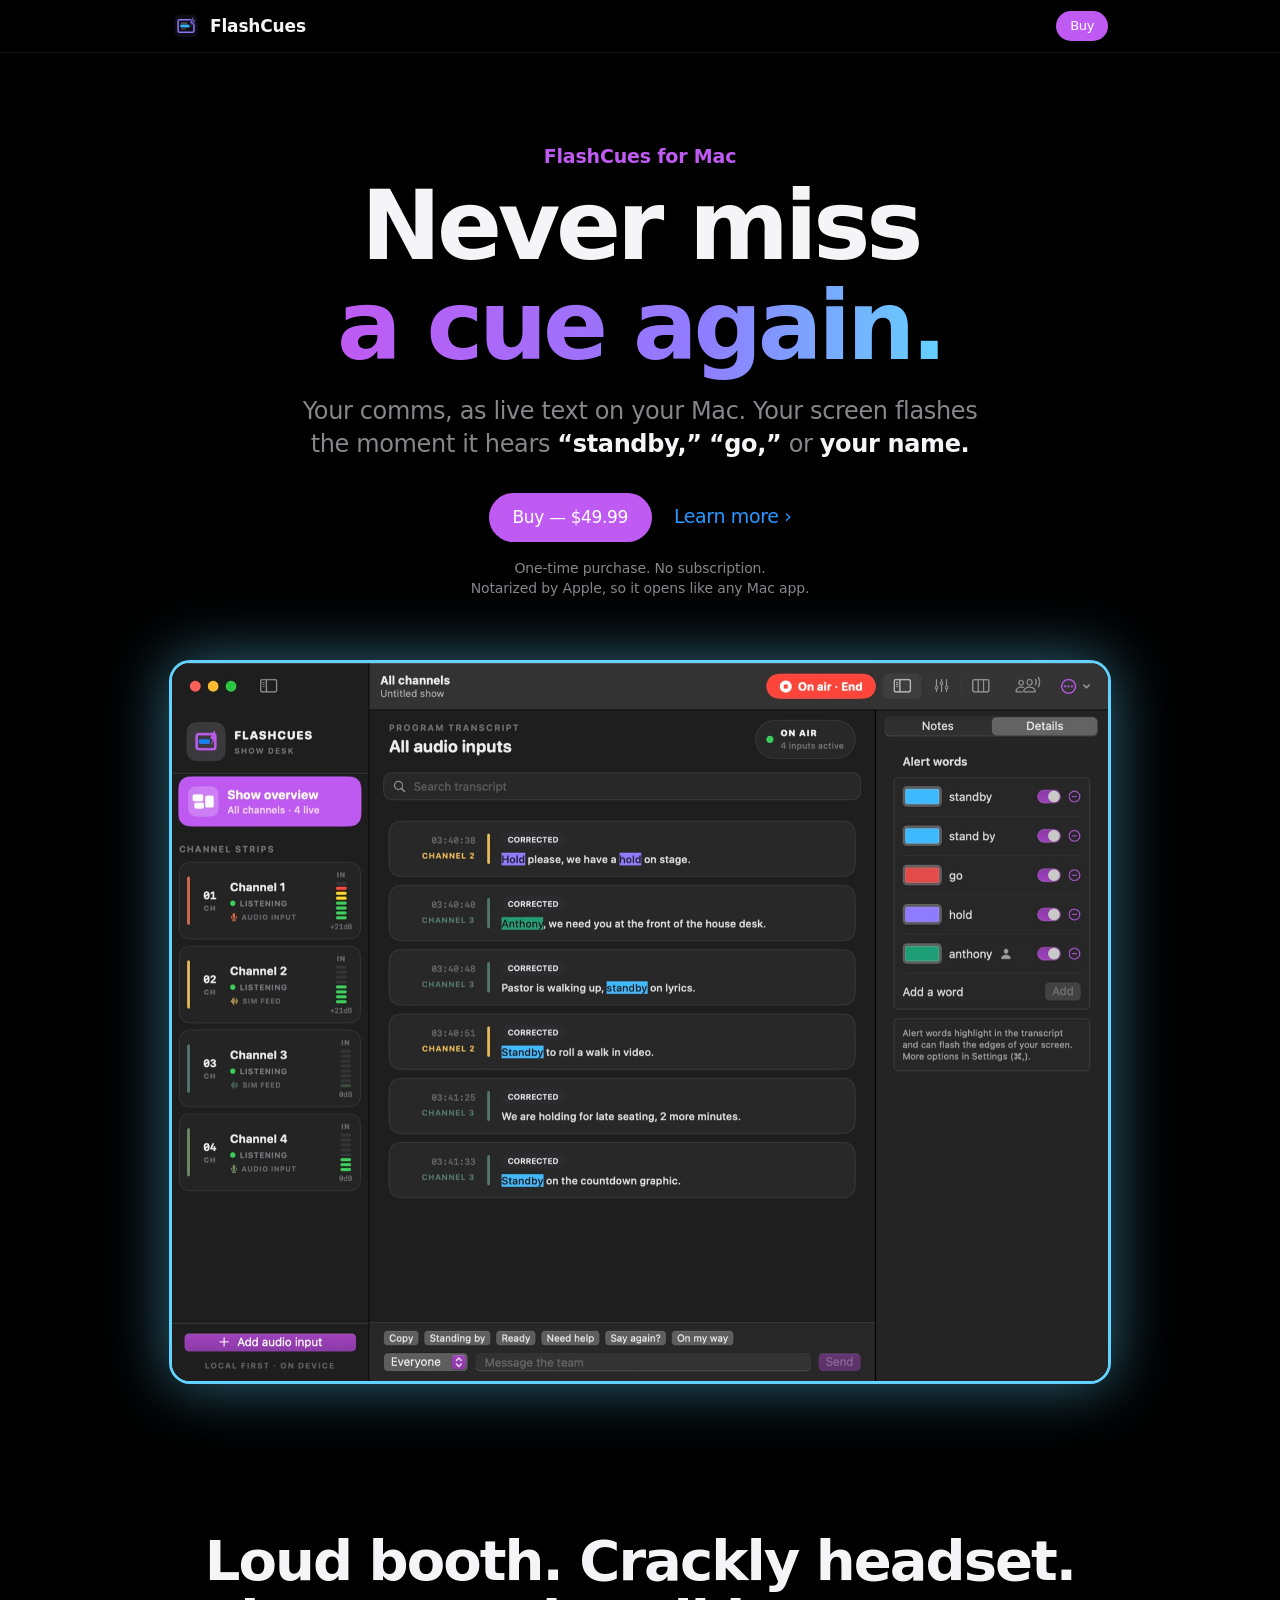
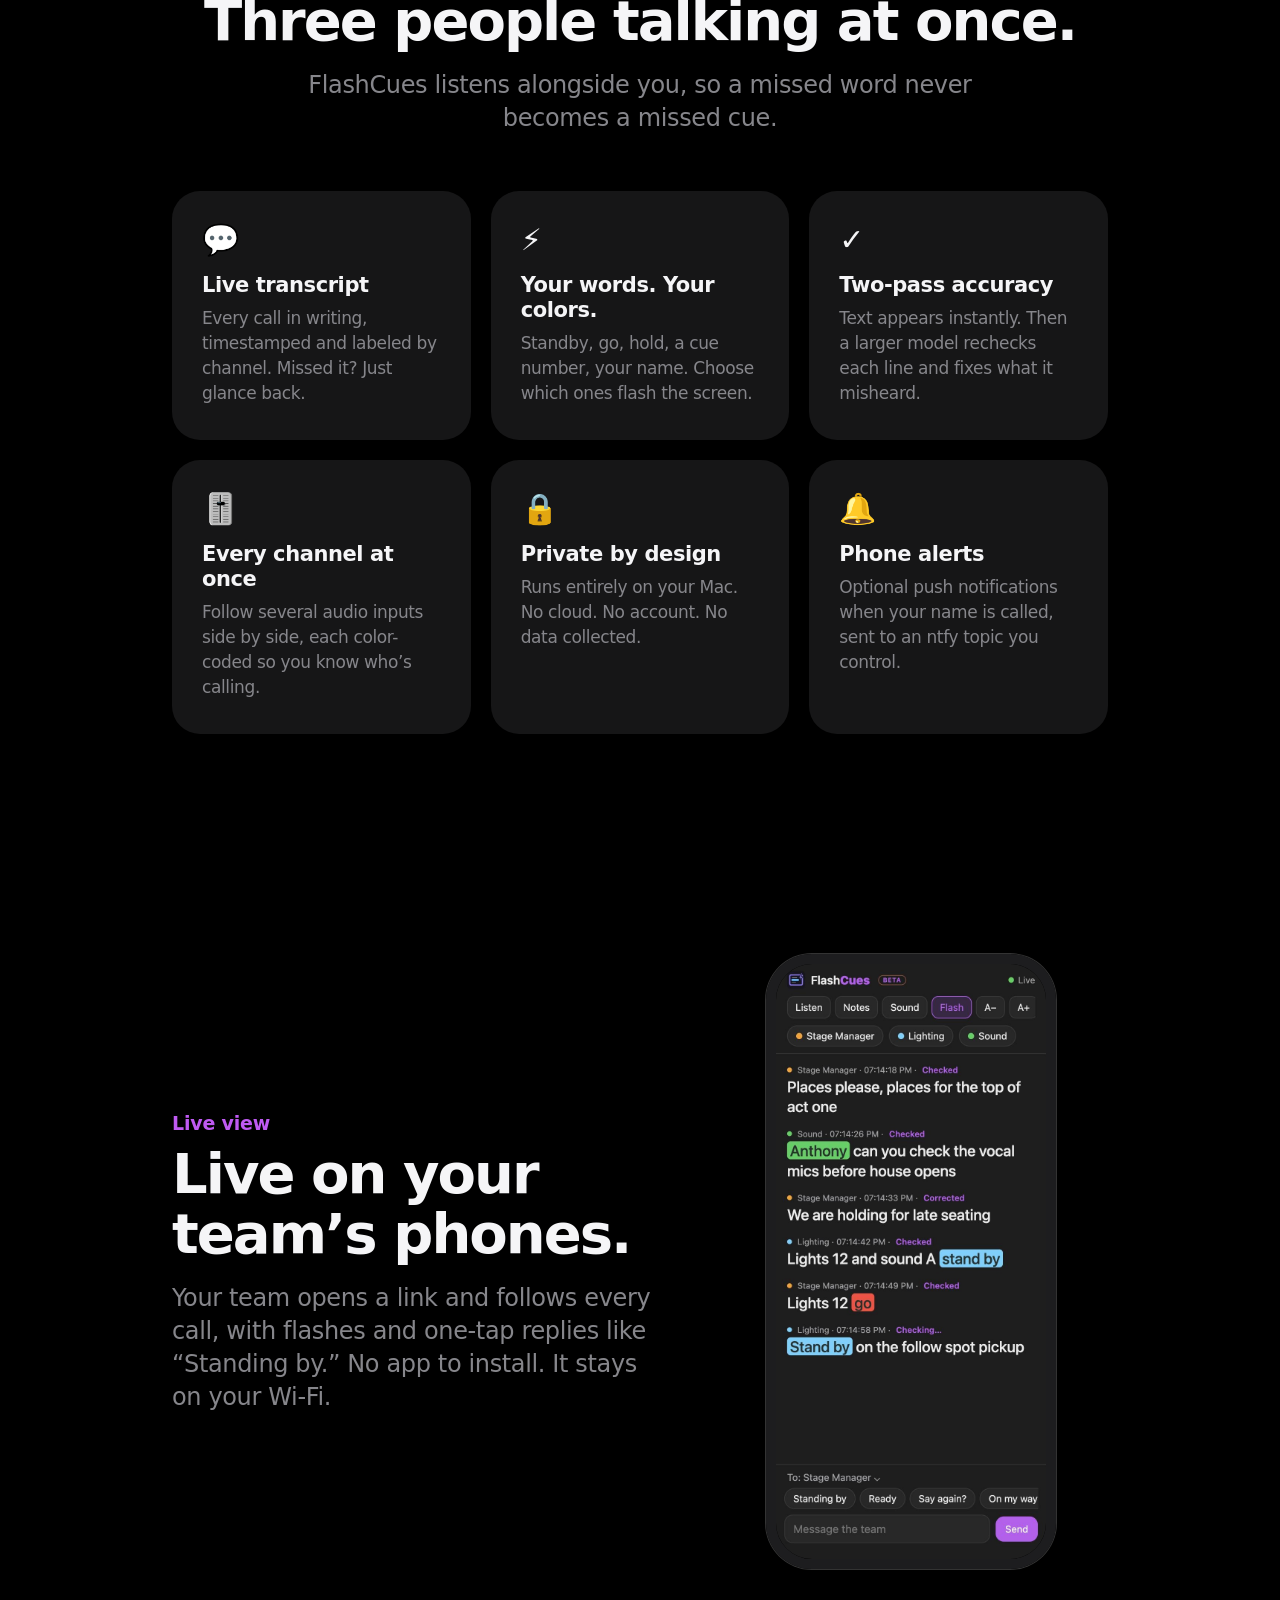
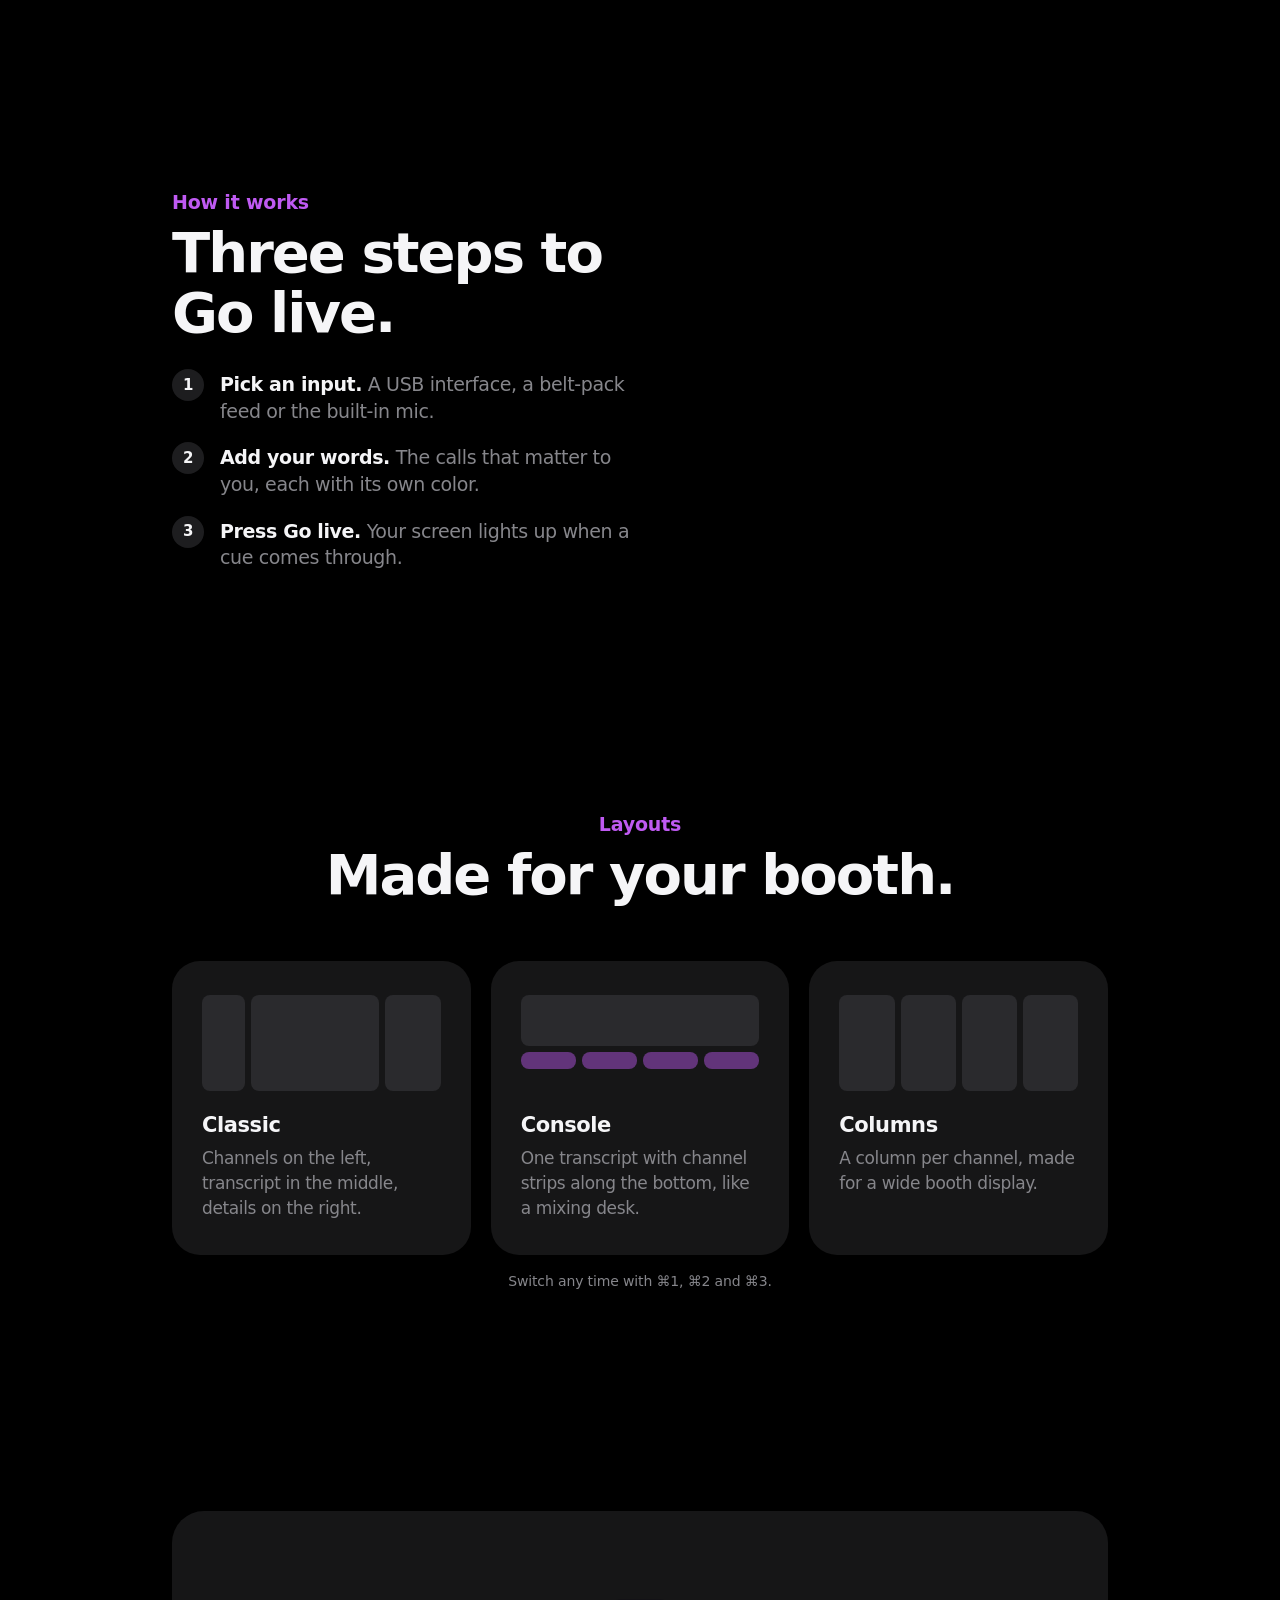
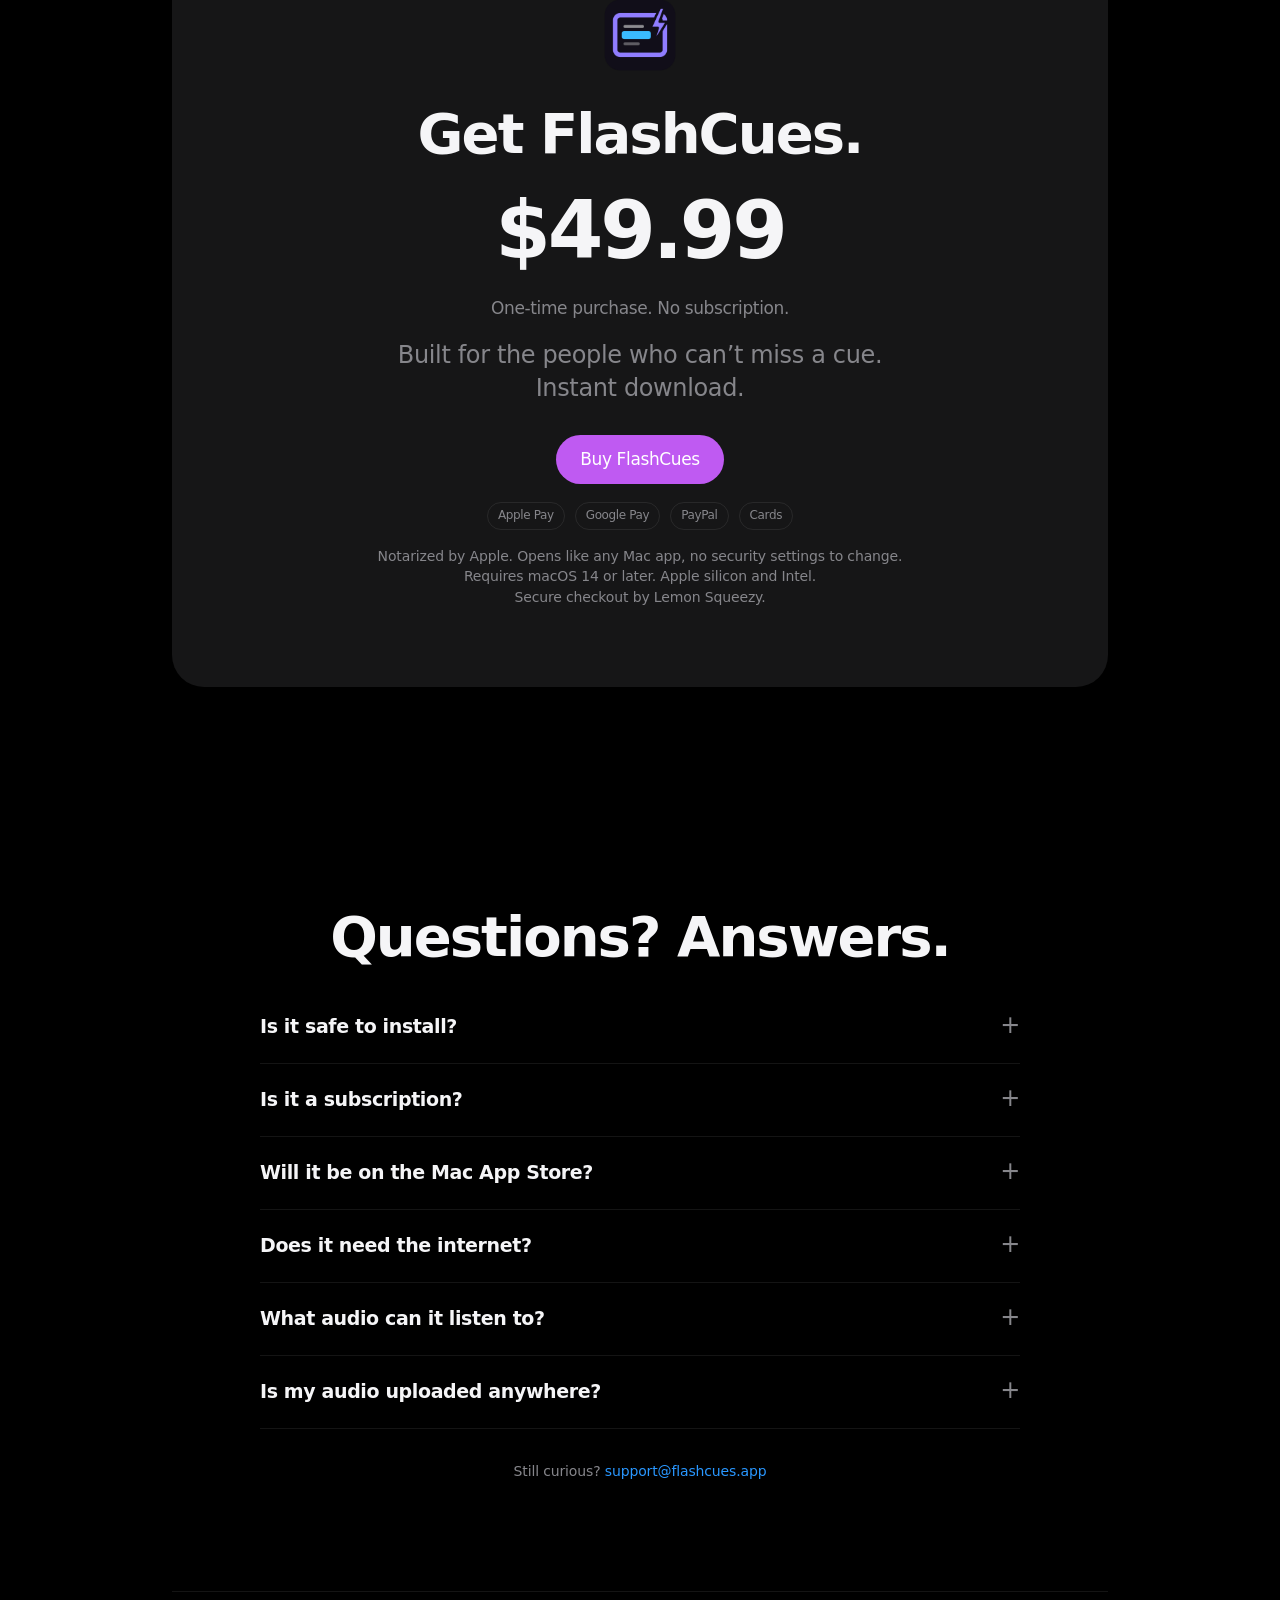
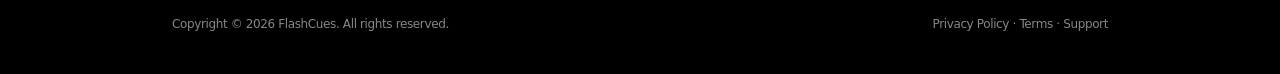
<file: index.html>
<!doctype html>
<html lang="en"><head>
<meta charset="utf-8"><meta name="viewport" content="width=device-width,initial-scale=1,viewport-fit=cover">
<title>FlashCues — never miss a cue</title>
<meta name="description" content="Never miss a cue again. FlashCues turns your comms into live text on your Mac and flashes your screen on standby, go, or your name. 100% on-device.">
<meta property="og:title" content="FlashCues — never miss a cue"><meta property="og:image" content="https://flashcues.app/img/app-4.jpg">
<meta property="og:url" content="https://flashcues.app/"><meta property="og:type" content="website"><meta property="og:description" content="Your comms, as live text on your Mac. Your screen flashes on standby, go, or your name."><meta name="twitter:card" content="summary_large_image">
<meta name="theme-color" content="#000000">
<link rel="canonical" href="https://flashcues.app/">
<link rel="icon" href="img/icon.png"><link rel="apple-touch-icon" href="img/icon.png"><link rel="stylesheet" href="style.css">
</head><body>
<div class="navbar"><div class="wrap"><nav>
  <a class="brand" href="./"><img src="img/icon.png" alt="">FlashCues</a>
  <a class="btn small" href="https://flashcues.lemonsqueezy.com/checkout/buy/283da37f-2492-429d-bc5d-db38ba377816">Buy</a>
</nav></div></div>

<div class="wrap">
<section class="hero">
  <div class="eyebrow">FlashCues for Mac</div>
  <h1>Never miss<br><em>a cue again.</em></h1>
  <p class="sub">Your comms, as live text on your Mac. Your screen flashes the moment it hears <b>“standby,”</b> <b>“go,”</b> or <b>your name.</b></p>
  <div class="ctas">
    <a class="btn" href="https://flashcues.lemonsqueezy.com/checkout/buy/283da37f-2492-429d-bc5d-db38ba377816">Buy — $49.99</a>
    <a class="more" href="#features">Learn more</a>
  </div>
  <p class="note">One-time purchase. No subscription.<br>Notarized by Apple, so it opens like any Mac app.</p>
  <img class="shot flash" src="img/app-4.jpg" alt="FlashCues show desk with live transcript and alert words">
</section>

<section class="center" id="features">
  <h2>Loud booth. Crackly headset.<br>Three people talking at once.</h2>
  <p class="sub">FlashCues listens alongside you, so a missed word never becomes a missed cue.</p>
  <div class="grid" style="text-align:left">
    <div class="card"><span class="ico">💬</span><h3>Live transcript</h3><p>Every call in writing, timestamped and labeled by channel. Missed it? Just glance back.</p></div>
    <div class="card"><span class="ico">⚡️</span><h3>Your words. Your colors.</h3><p>Standby, go, hold, a cue number, your name. Choose which ones flash the screen.</p></div>
    <div class="card"><span class="ico">✓</span><h3>Two-pass accuracy</h3><p>Text appears instantly. Then a larger model rechecks each line and fixes what it misheard.</p></div>
    <div class="card"><span class="ico">🎚️</span><h3>Every channel at once</h3><p>Follow several audio inputs side by side, each color-coded so you know who’s calling.</p></div>
    <div class="card"><span class="ico">🔒</span><h3>Private by design</h3><p>Runs entirely on your Mac. No cloud. No account. No data collected.</p></div>
    <div class="card"><span class="ico">🔔</span><h3>Phone alerts</h3><p>Optional push notifications when your name is called, sent to an ntfy topic you control.</p></div>
  </div>
</section>

<section class="split">
  <div><div class="eyebrow">Live view</div><h2>Live on your team’s phones.</h2>
  <p class="sub">Your team opens a link and follows every call, with flashes and one-tap replies like “Standing by.” No app to install. It stays on your Wi-Fi.</p></div>
  <img class="phone" src="img/phone.jpg" alt="FlashCues live view on a phone">
</section>

<section class="split">
  <div><div class="eyebrow">How it works</div><h2>Three steps to Go live.</h2>
  <ol class="steps">
    <li><span><strong>Pick an input.</strong> A USB interface, a belt-pack feed or the built-in mic.</span></li>
    <li><span><strong>Add your words.</strong> The calls that matter to you, each with its own color.</span></li>
    <li><span><strong>Press Go live.</strong> Your screen lights up when a cue comes through.</span></li>
  </ol></div>
  <video src="img/reel.mp4" autoplay muted loop playsinline></video>
</section>

<section class="center">
  <div class="eyebrow">Layouts</div><h2>Made for your booth.</h2>
  <div class="grid" style="text-align:left">
    <div class="card"><div class="lay"><i style="flex:1"></i><i style="flex:3"></i><i style="flex:1.3"></i></div><h3>Classic</h3><p>Channels on the left, transcript in the middle, details on the right.</p></div>
    <div class="card"><div class="lay col"><i style="flex:3"></i><div class="lay row"><i></i><i></i><i></i><i></i></div></div><h3>Console</h3><p>One transcript with channel strips along the bottom, like a mixing desk.</p></div>
    <div class="card"><div class="lay"><i></i><i></i><i></i><i></i></div><h3>Columns</h3><p>A column per channel, made for a wide booth display.</p></div>
  </div>
  <p class="note">Switch any time with ⌘1, ⌘2 and ⌘3.</p>
</section>

<section id="buy">
  <div class="band">
    <img src="img/icon.png" alt="" style="width:88px;height:88px">
    <h2 style="margin-top:18px">Get FlashCues.</h2>
    <div class="price">$49.99</div>
    <p class="deal">One-time purchase. No subscription.</p>
    <p class="sub">Built for the people who can’t miss a cue.<br>Instant download.</p>
    <p style="margin-top:30px"><a class="btn" href="https://flashcues.lemonsqueezy.com/checkout/buy/283da37f-2492-429d-bc5d-db38ba377816">Buy FlashCues</a></p>
    <div class="pay"><span>Apple Pay</span><span>Google Pay</span><span>PayPal</span><span>Cards</span></div>
    <p class="note">Notarized by Apple. Opens like any Mac app, no security settings to change.<br>Requires macOS 14 or later. Apple silicon and Intel.<br>Secure checkout by Lemon Squeezy.</p>
  </div>
</section>

<section class="faq">
  <h2 style="text-align:center;margin-bottom:24px">Questions? Answers.</h2>
  <details><summary>Is it safe to install?</summary><p>Yes. FlashCues is signed with an Apple Developer ID and notarized by Apple, which means Apple checked it for malicious software. It opens like any other Mac app. There’s no trip to System Settings › Privacy &amp; Security and nothing to override.</p></details>
  <details><summary>Is it a subscription?</summary><p>No. You pay once and FlashCues is yours. No account, no monthly fee.</p></details>
  <details><summary>Will it be on the Mac App Store?</summary><p>Yes, it’s coming soon.</p></details>
  <details><summary>Does it need the internet?</summary><p>Only once, to download the speech model (about 700 MB) after you agree. After that it works completely offline.</p></details>
  <details><summary>What audio can it listen to?</summary><p>Any input your Mac can see: a USB audio interface, a comms belt-pack feed, or the built-in mic.</p></details>
  <details><summary>Is my audio uploaded anywhere?</summary><p>No. Audio is processed on your Mac and transcripts are saved only on your Mac. See the <a href="privacy.html">privacy policy</a>.</p></details>
  <p class="note" style="text-align:center;margin-top:32px">Still curious? <a href="mailto:support@flashcues.app">support@flashcues.app</a></p>
</section>

<footer><span>Copyright © 2026 FlashCues. All rights reserved.</span><span><a href="privacy.html">Privacy Policy</a> · <a href="terms.html">Terms</a> · <a href="mailto:support@flashcues.app">Support</a></span></footer>
</div>
<!-- Cloudflare Web Analytics --><script defer src='https://static.cloudflareinsights.com/beacon.min.js' data-cf-beacon='{"token": "029d65eed8154490b3f3a2a66fe0e23c"}'></script><!-- End Cloudflare Web Analytics -->
<script src="track.js" defer></script>
</body></html>
</file>
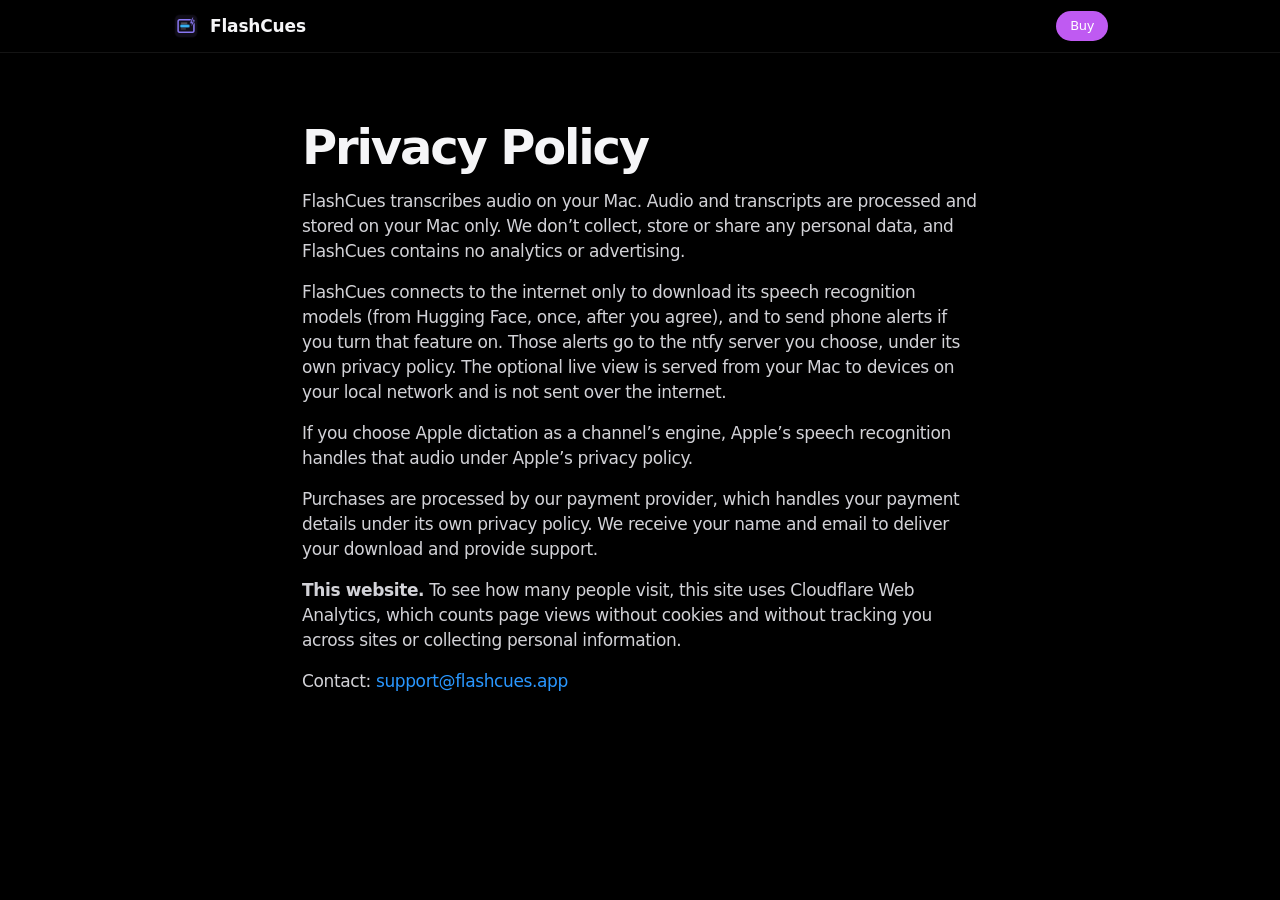
<file: privacy.html>
<!doctype html>
<html lang="en"><head><meta charset="utf-8"><meta name="viewport" content="width=device-width,initial-scale=1">
<title>FlashCues — Privacy Policy</title><link rel="canonical" href="https://flashcues.app/privacy.html">
<link rel="icon" href="img/icon.png"><link rel="stylesheet" href="style.css"></head><body>
<div class="navbar"><div class="wrap"><nav><a class="brand" href="./"><img src="img/icon.png" alt="">FlashCues</a><a class="btn small" href="https://flashcues.lemonsqueezy.com/checkout/buy/283da37f-2492-429d-bc5d-db38ba377816">Buy</a></nav></div></div>
<main class="wrap doc"><h1>Privacy Policy</h1>
<p>FlashCues transcribes audio on your Mac. Audio and transcripts are processed and stored on your Mac only. We don’t collect, store or share any personal data, and FlashCues contains no analytics or advertising.</p>
<p>FlashCues connects to the internet only to download its speech recognition models (from Hugging Face, once, after you agree), and to send phone alerts if you turn that feature on. Those alerts go to the ntfy server you choose, under its own privacy policy. The optional live view is served from your Mac to devices on your local network and is not sent over the internet.</p>
<p>If you choose Apple dictation as a channel’s engine, Apple’s speech recognition handles that audio under Apple’s privacy policy.</p>
<p>Purchases are processed by our payment provider, which handles your payment details under its own privacy policy. We receive your name and email to deliver your download and provide support.</p>
<p><strong>This website.</strong> To see how many people visit, this site uses Cloudflare Web Analytics, which counts page views without cookies and without tracking you across sites or collecting personal information.</p>
<p>Contact: <a href="mailto:support@flashcues.app">support@flashcues.app</a></p>
</main><!-- Cloudflare Web Analytics --><script defer src='https://static.cloudflareinsights.com/beacon.min.js' data-cf-beacon='{"token": "029d65eed8154490b3f3a2a66fe0e23c"}'></script><!-- End Cloudflare Web Analytics -->
</body></html>
</file>
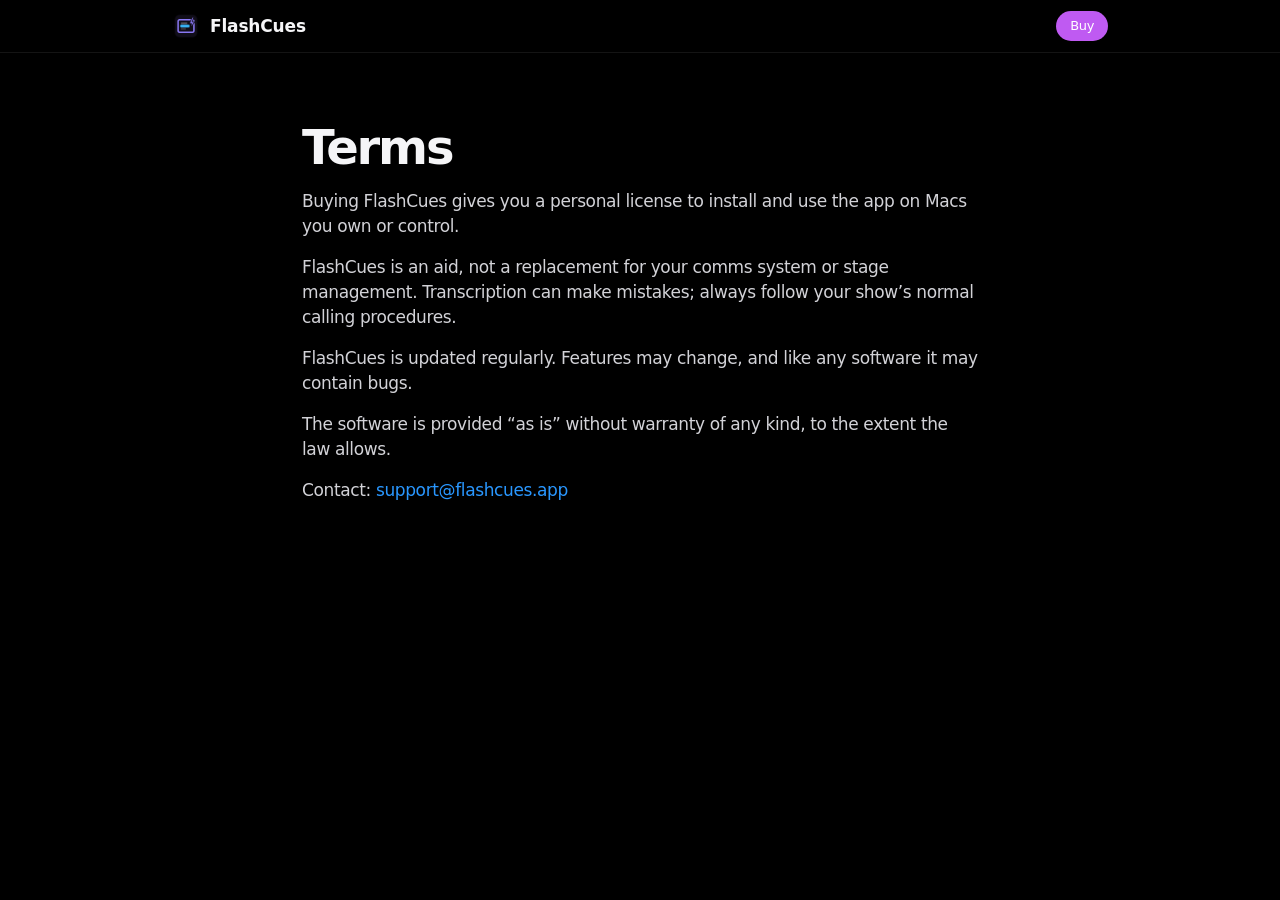
<file: terms.html>
<!doctype html>
<html lang="en"><head><meta charset="utf-8"><meta name="viewport" content="width=device-width,initial-scale=1">
<title>FlashCues — Terms</title><link rel="canonical" href="https://flashcues.app/terms.html">
<link rel="icon" href="img/icon.png"><link rel="stylesheet" href="style.css"></head><body>
<div class="navbar"><div class="wrap"><nav><a class="brand" href="./"><img src="img/icon.png" alt="">FlashCues</a><a class="btn small" href="https://flashcues.lemonsqueezy.com/checkout/buy/283da37f-2492-429d-bc5d-db38ba377816">Buy</a></nav></div></div>
<main class="wrap doc"><h1>Terms</h1>
<p>Buying FlashCues gives you a personal license to install and use the app on Macs you own or control.</p>
<p>FlashCues is an aid, not a replacement for your comms system or stage management. Transcription can make mistakes; always follow your show’s normal calling procedures.</p>
<p>FlashCues is updated regularly. Features may change, and like any software it may contain bugs.</p>
<p>The software is provided “as is” without warranty of any kind, to the extent the law allows.</p>
<p>Contact: <a href="mailto:support@flashcues.app">support@flashcues.app</a></p>
</main><!-- Cloudflare Web Analytics --><script defer src='https://static.cloudflareinsights.com/beacon.min.js' data-cf-beacon='{"token": "029d65eed8154490b3f3a2a66fe0e23c"}'></script><!-- End Cloudflare Web Analytics -->
</body></html>
</file>
<file: style.css>
:root{--bg:#000;--panel:#161617;--panel2:#1d1d1f;--line:rgba(255,255,255,.08);--text:#f5f5f7;--muted:#86868b;--accent:#bf5af2;--accent2:#8f7cff;--link:#2997ff;--standby:#64d2ff}
*{box-sizing:border-box;margin:0}
html{-webkit-text-size-adjust:100%}
body{background:var(--bg);color:var(--text);font:17px/1.47 -apple-system,BlinkMacSystemFont,"SF Pro Text","Helvetica Neue",system-ui,sans-serif;-webkit-font-smoothing:antialiased;letter-spacing:-.022em}
a{color:var(--link);text-decoration:none}
a:hover{text-decoration:underline}
.wrap{max-width:980px;margin:0 auto;padding:0 22px}

/* nav: thin translucent bar like apple.com */
.navbar{position:sticky;top:0;z-index:10;background:rgba(0,0,0,.72);backdrop-filter:saturate(180%) blur(20px);-webkit-backdrop-filter:saturate(180%) blur(20px);border-bottom:1px solid var(--line)}
nav{display:flex;align-items:center;justify-content:space-between;height:52px}
.brand{display:flex;align-items:center;gap:10px;font-weight:600;font-size:17px;color:var(--text);letter-spacing:-.01em}
.brand:hover{text-decoration:none}
.brand img{width:28px;height:28px}
.beta{font-size:11px;font-weight:600;letter-spacing:.02em;color:var(--accent);border:1px solid rgba(191,90,242,.5);border-radius:999px;padding:2px 7px}

.btn{display:inline-block;padding:12px 24px;border-radius:999px;background:var(--accent);color:#fff;font-weight:500;font-size:17px;white-space:nowrap;transition:filter .15s}
.btn:hover{text-decoration:none;filter:brightness(1.1)}
.btn.small{padding:5px 14px;font-size:13px;font-weight:500}
.more{font-size:19px}
.more::after{content:" ›"}

/* type */
.eyebrow{font-size:19px;font-weight:600;color:var(--accent);letter-spacing:-.01em;margin-bottom:6px}
h1{font-size:clamp(48px,9vw,96px);line-height:1.04;letter-spacing:-.045em;font-weight:700}
h1 em{font-style:normal;background:linear-gradient(90deg,var(--accent),var(--accent2) 60%,var(--standby));-webkit-background-clip:text;background-clip:text;color:transparent}
h2{font-size:clamp(34px,5.5vw,56px);line-height:1.07;letter-spacing:-.035em;font-weight:700}
h3{font-size:21px;line-height:1.2;letter-spacing:-.02em;font-weight:600;margin-bottom:8px}
.sub{color:var(--muted);font-size:clamp(19px,2.4vw,24px);line-height:1.38;letter-spacing:-.015em;max-width:680px;margin:18px auto 0;font-weight:500}
.sub b{color:var(--text);font-weight:600}
.note{color:var(--muted);font-size:14px;margin-top:16px;letter-spacing:-.01em}

/* sections */
section{padding:110px 0}
.center{text-align:center}
.hero{text-align:center;padding:90px 0 40px}
.hero .ctas{display:flex;gap:22px;justify-content:center;align-items:center;margin-top:32px;flex-wrap:wrap}
.shot{display:block;width:100%;border-radius:18px;margin-top:64px;box-shadow:0 0 0 1px var(--line),0 40px 120px rgba(191,90,242,.18)}
.flash{box-shadow:0 0 0 3px var(--standby),0 0 60px 6px rgba(100,210,255,.45),0 40px 120px rgba(0,0,0,.6)}

.grid{display:grid;grid-template-columns:repeat(auto-fit,minmax(280px,1fr));gap:20px;margin-top:56px}
.card{background:var(--panel);border-radius:28px;padding:34px 30px}
.card p{color:var(--muted);font-size:17px}
.card .ico{font-size:30px;line-height:1;margin-bottom:18px;display:block}

.split{display:grid;grid-template-columns:1.1fr .9fr;gap:60px;align-items:center}
.split .sub{margin-left:0}
.split video{width:100%;max-width:340px;border-radius:28px;justify-self:center}
.phone{width:100%;max-width:290px;justify-self:center;border-radius:46px;border:10px solid #1d1d1f;box-shadow:0 0 0 1px #333,0 40px 100px rgba(0,0,0,.7)}
.steps{list-style:none;padding:0;margin:28px 0 0;counter-reset:s}
.steps li{counter-increment:s;display:flex;gap:16px;align-items:flex-start;margin:20px 0;color:var(--muted);font-size:19px;line-height:1.4}
.steps li::before{content:counter(s);flex:none;width:32px;height:32px;border-radius:50%;background:var(--panel2);color:var(--text);font-weight:600;font-size:15px;display:grid;place-items:center;margin-top:-2px}
.steps strong{color:var(--text);font-weight:600}

.lay{display:flex;gap:6px;height:96px;margin-bottom:22px}
.lay.col{flex-direction:column}
.lay.row{flex:1;gap:6px}
.lay i{flex:1;background:#2a2a2d;border-radius:8px}
.lay.row i{background:rgba(191,90,242,.45)}

.band{background:var(--panel);border-radius:32px;padding:80px 30px;text-align:center}
.price{font-size:clamp(56px,8vw,80px);font-weight:700;letter-spacing:-.04em;margin-top:8px}
.deal{color:var(--muted);margin-top:6px}
.pay{display:flex;gap:10px;justify-content:center;flex-wrap:wrap;margin-top:18px}
.pay span{font-size:12px;color:var(--muted);border:1px solid var(--line);border-radius:999px;padding:4px 10px}

.faq{max-width:760px;margin:0 auto}
details{border-bottom:1px solid var(--line);padding:22px 0}
summary{cursor:pointer;font-weight:600;font-size:19px;list-style:none;display:flex;justify-content:space-between;gap:16px}
summary::-webkit-details-marker{display:none}
summary::after{content:"+";color:var(--muted);font-weight:400;font-size:24px;line-height:1}
details[open] summary::after{content:"−"}
details p{color:var(--muted);margin-top:10px;font-size:17px}

footer{border-top:1px solid var(--line);padding:24px 0 40px;color:var(--muted);font-size:12px;display:flex;gap:20px;flex-wrap:wrap;justify-content:space-between}
footer a{color:var(--muted)}

.doc{max-width:720px;padding:70px 22px}
.doc h1{font-size:48px}
.doc p{margin:16px 0;color:#d2d2d7}

@media(max-width:734px){
  section{padding:72px 0}
  .hero{padding:56px 0 24px}
  .split{grid-template-columns:1fr;gap:40px}
  .split .sub{margin-left:auto}
  .split > div{text-align:center}
  .steps{text-align:left;max-width:420px;margin-left:auto;margin-right:auto}
  .grid{margin-top:40px;gap:14px}
  .card{padding:28px 24px;border-radius:24px}
  .shot{margin-top:44px;border-radius:12px}
  .phone{max-width:240px;border-radius:38px;border-width:8px}
  .split video{max-width:280px}
  .band{padding:56px 20px;border-radius:24px}
  .eyebrow{font-size:17px}
  .wrap{padding:0 16px}
  footer{justify-content:center;text-align:center}
}
</file>
